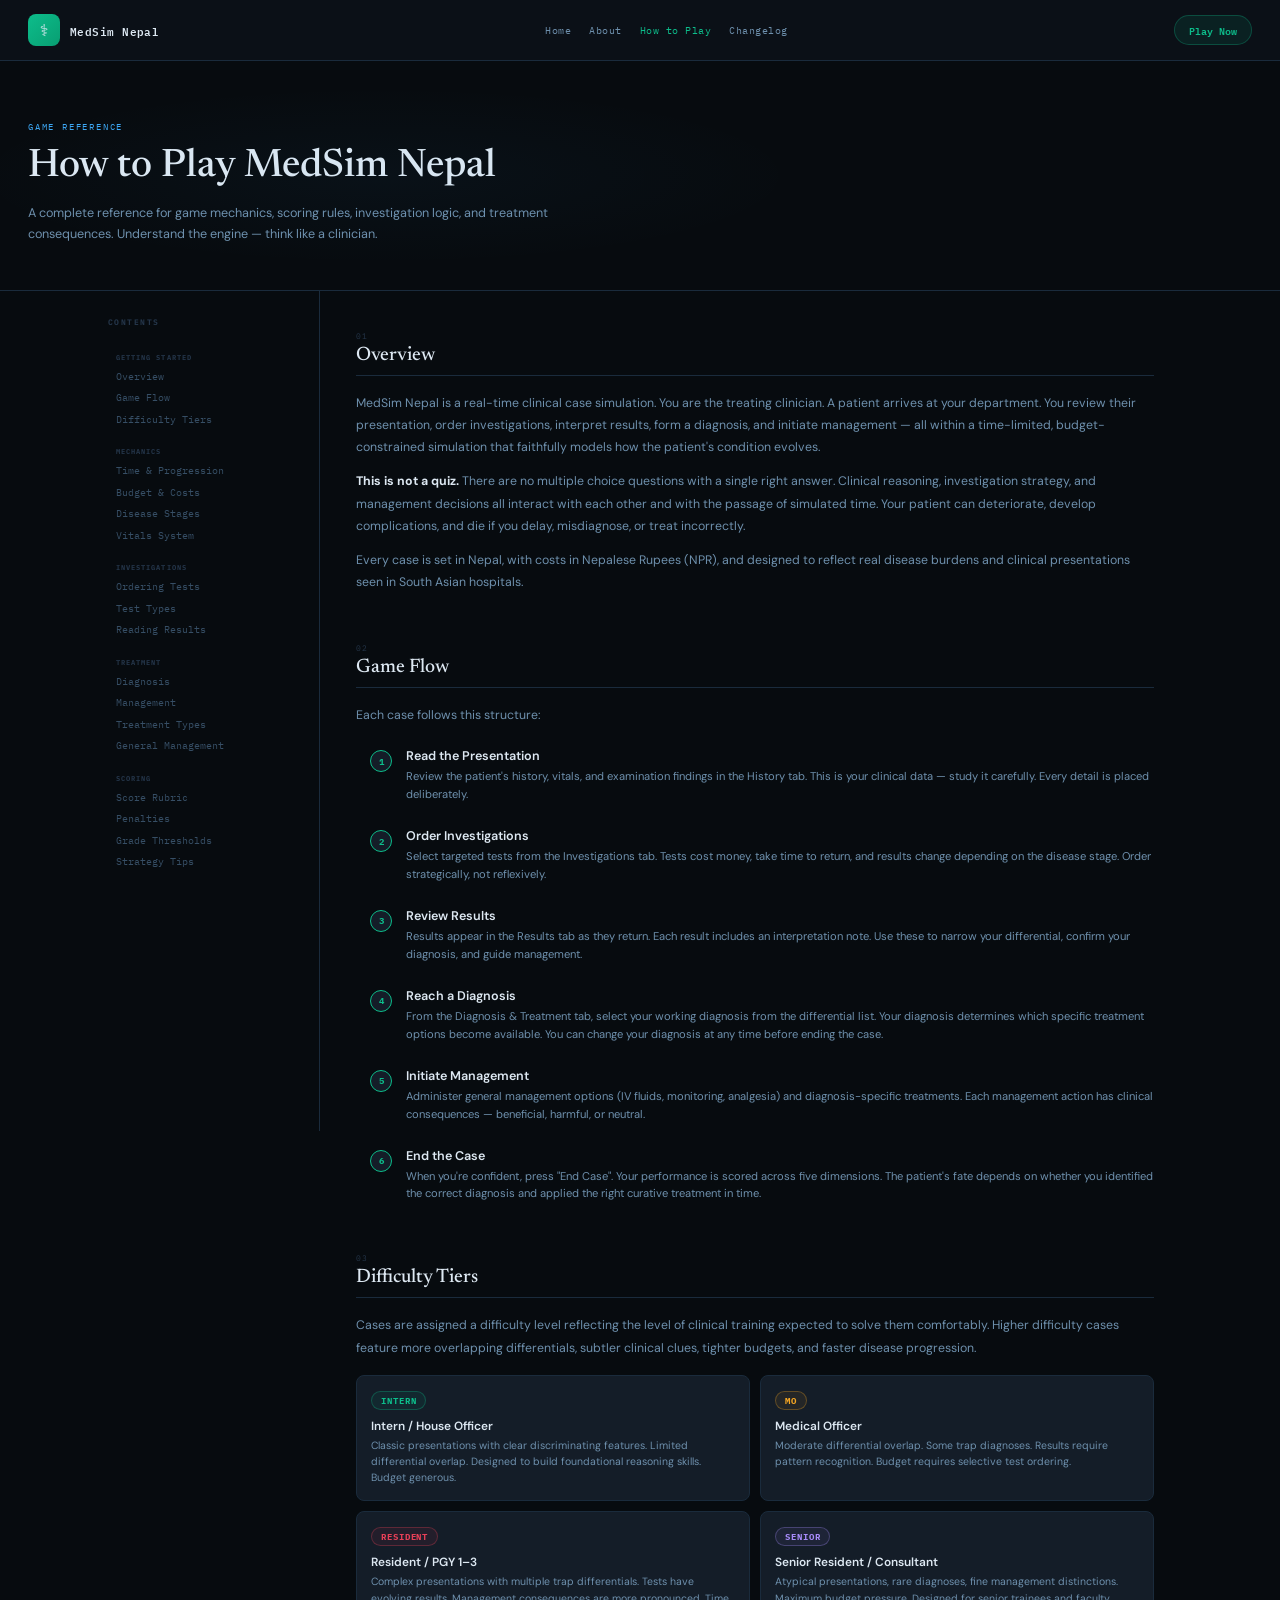
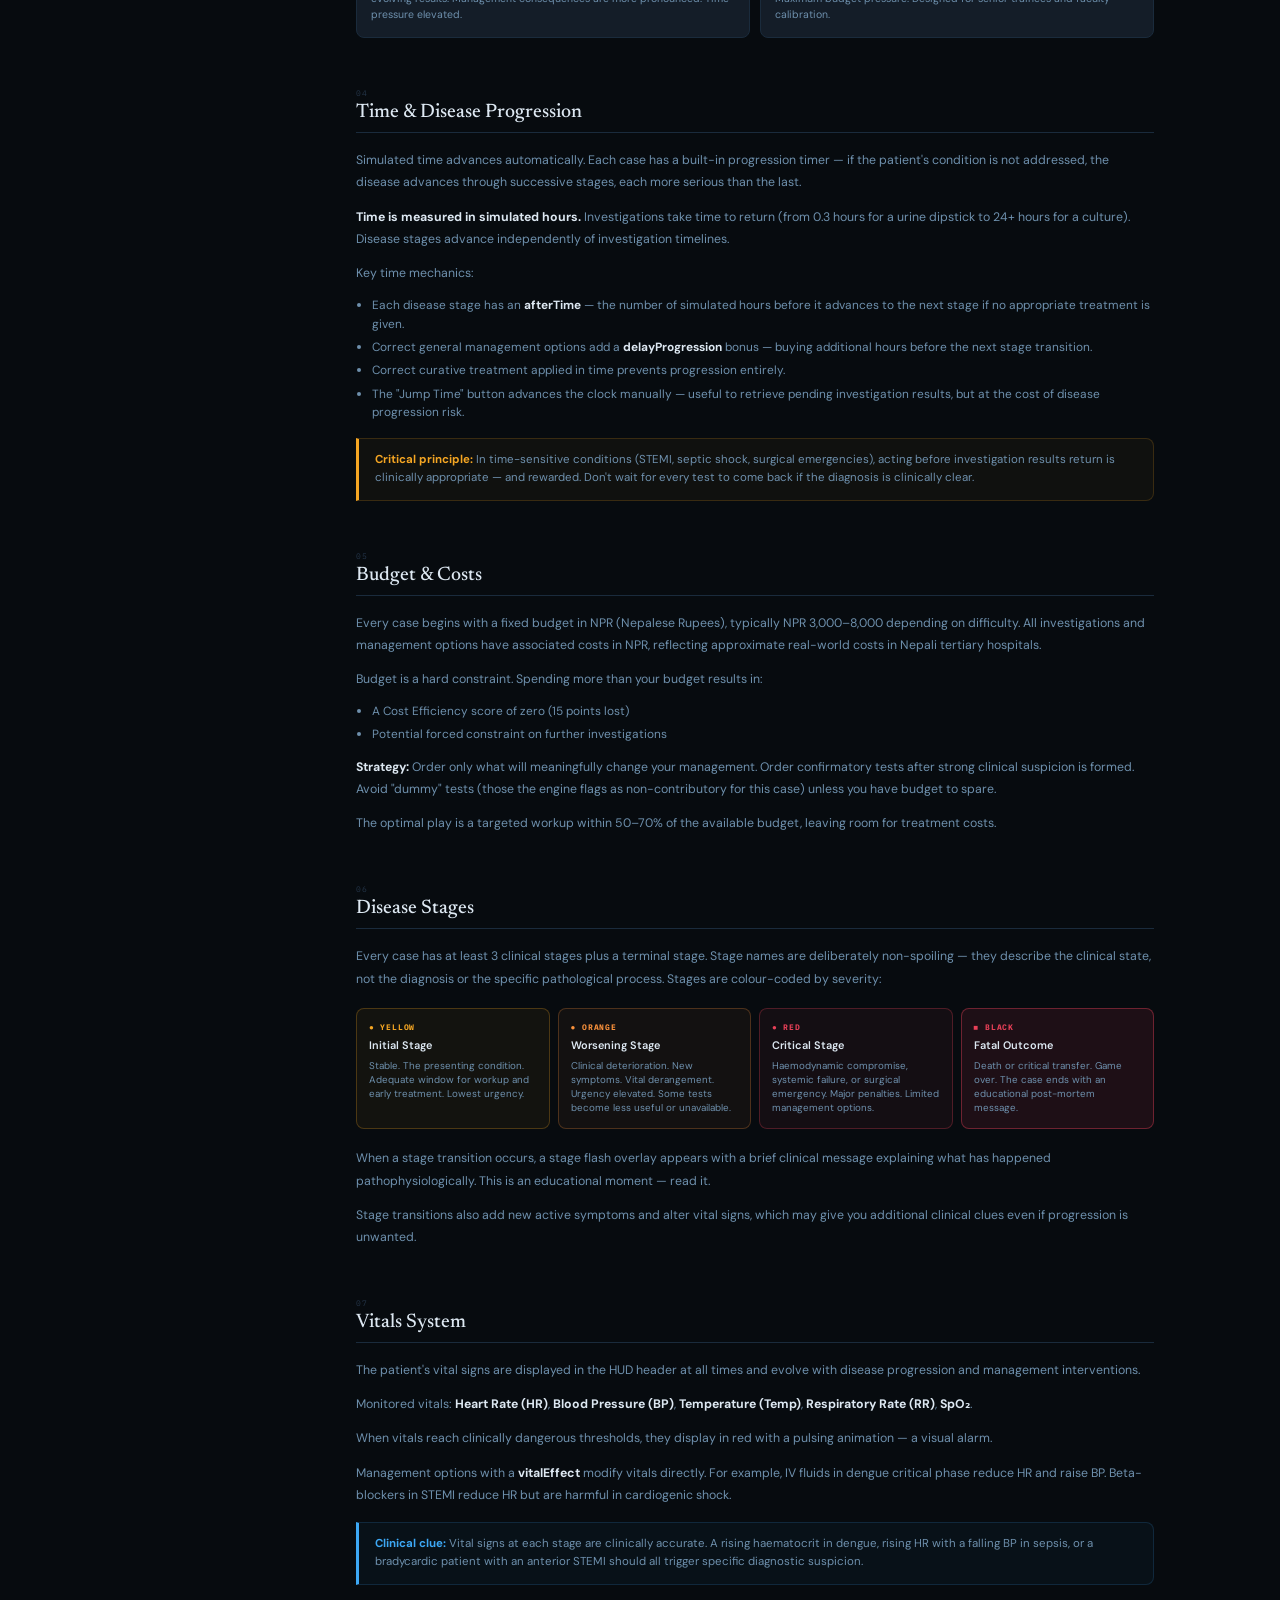
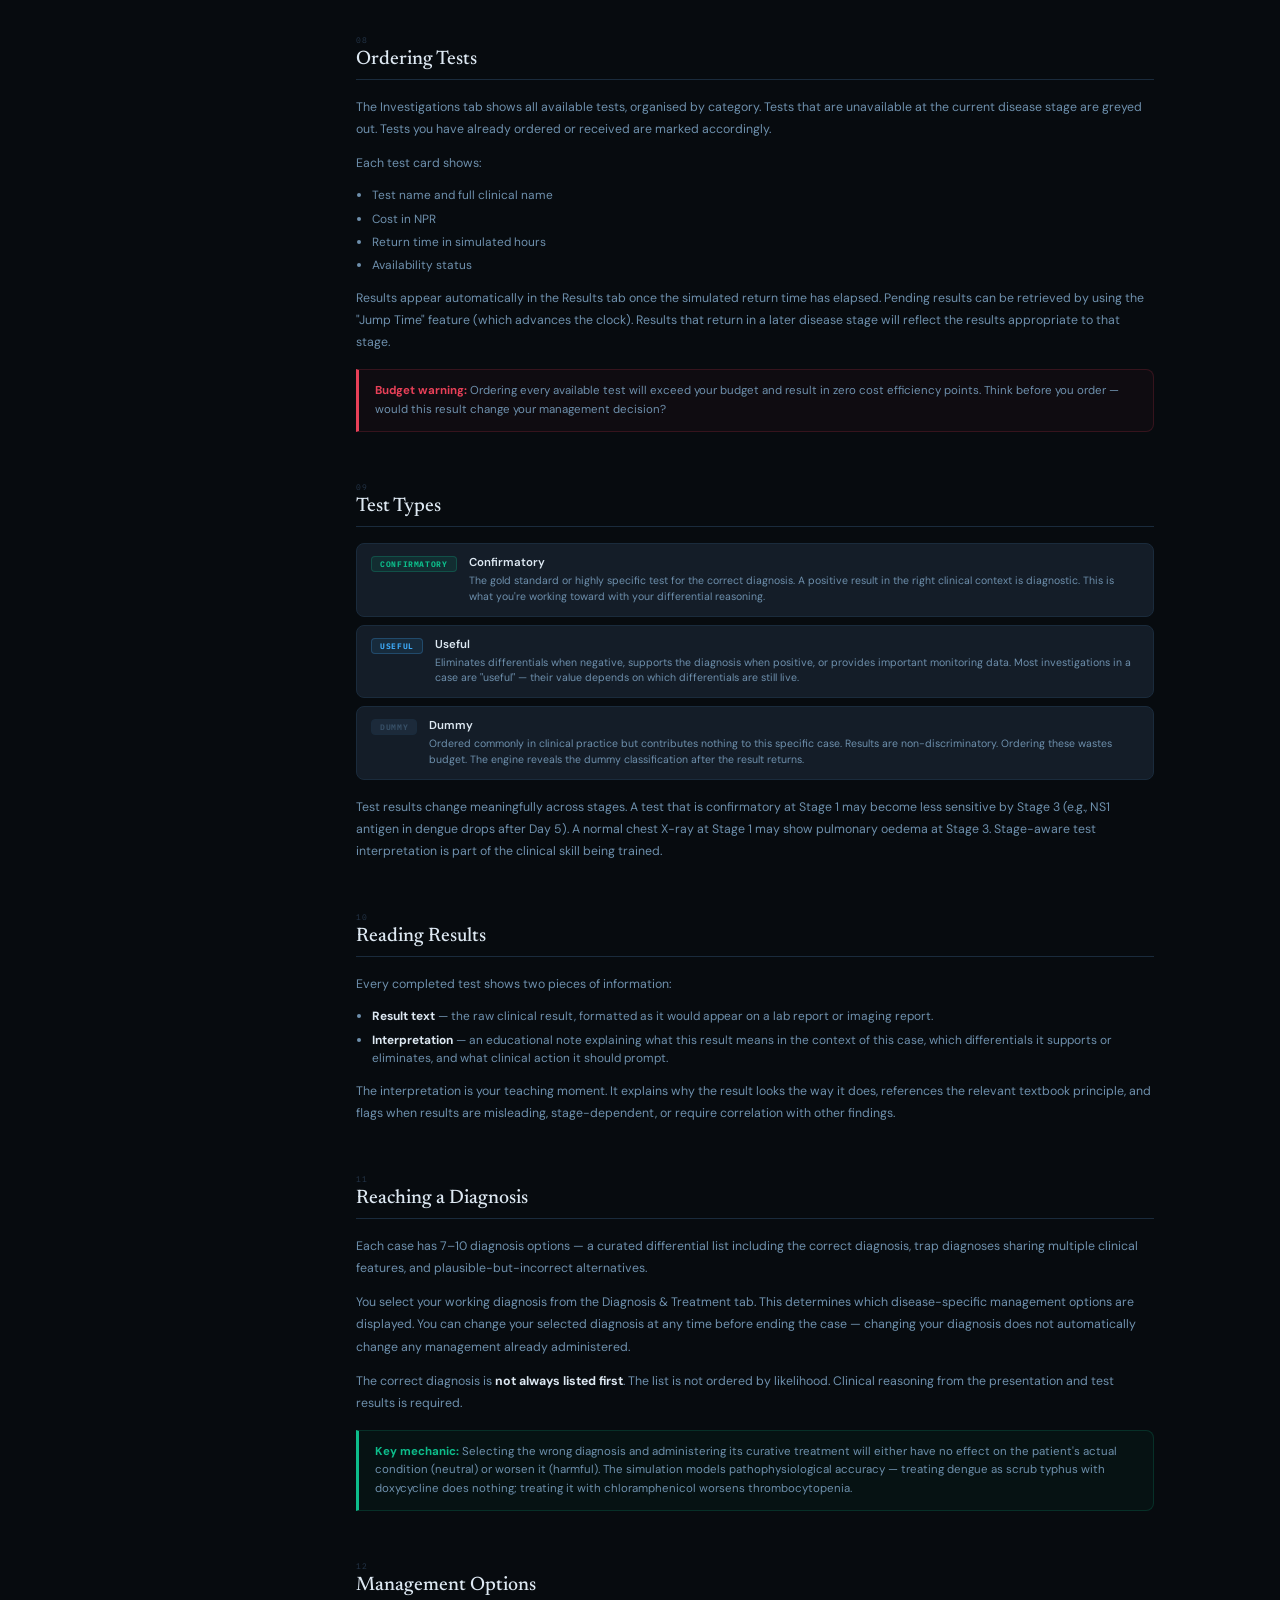
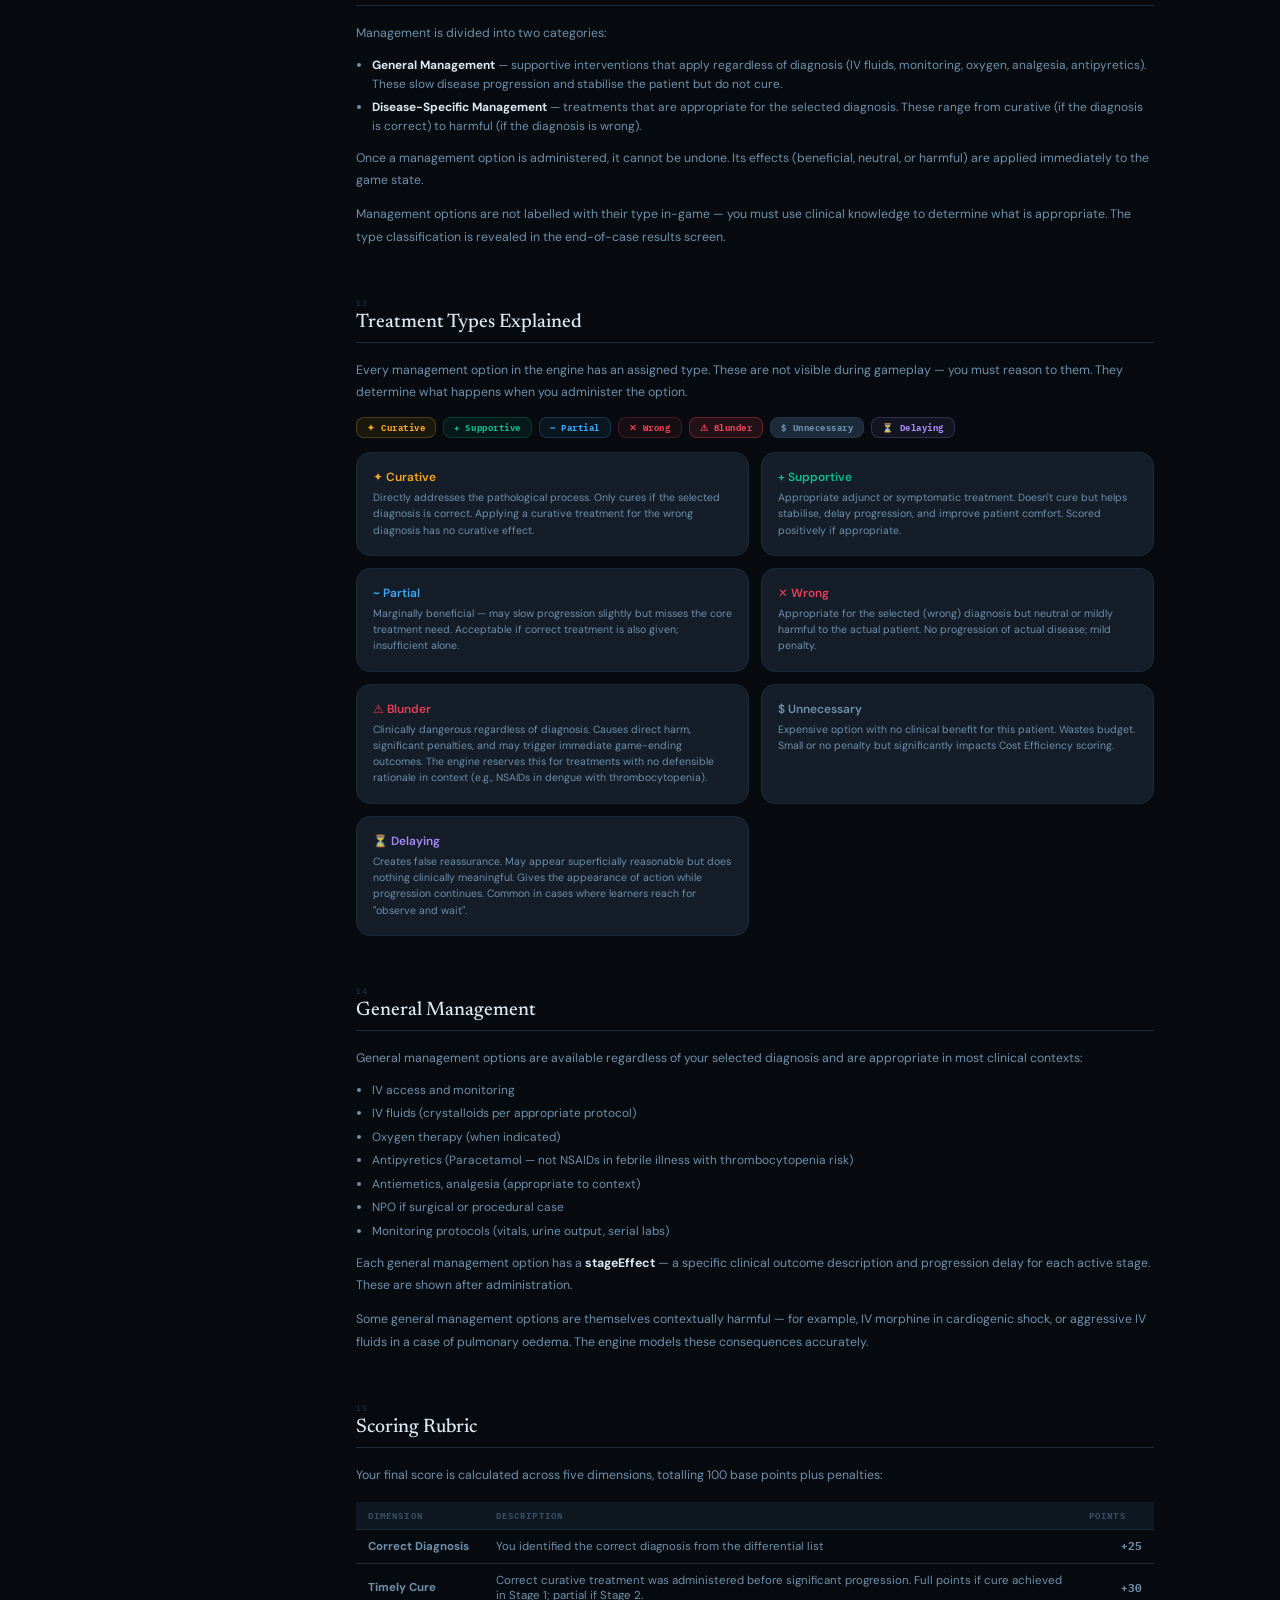
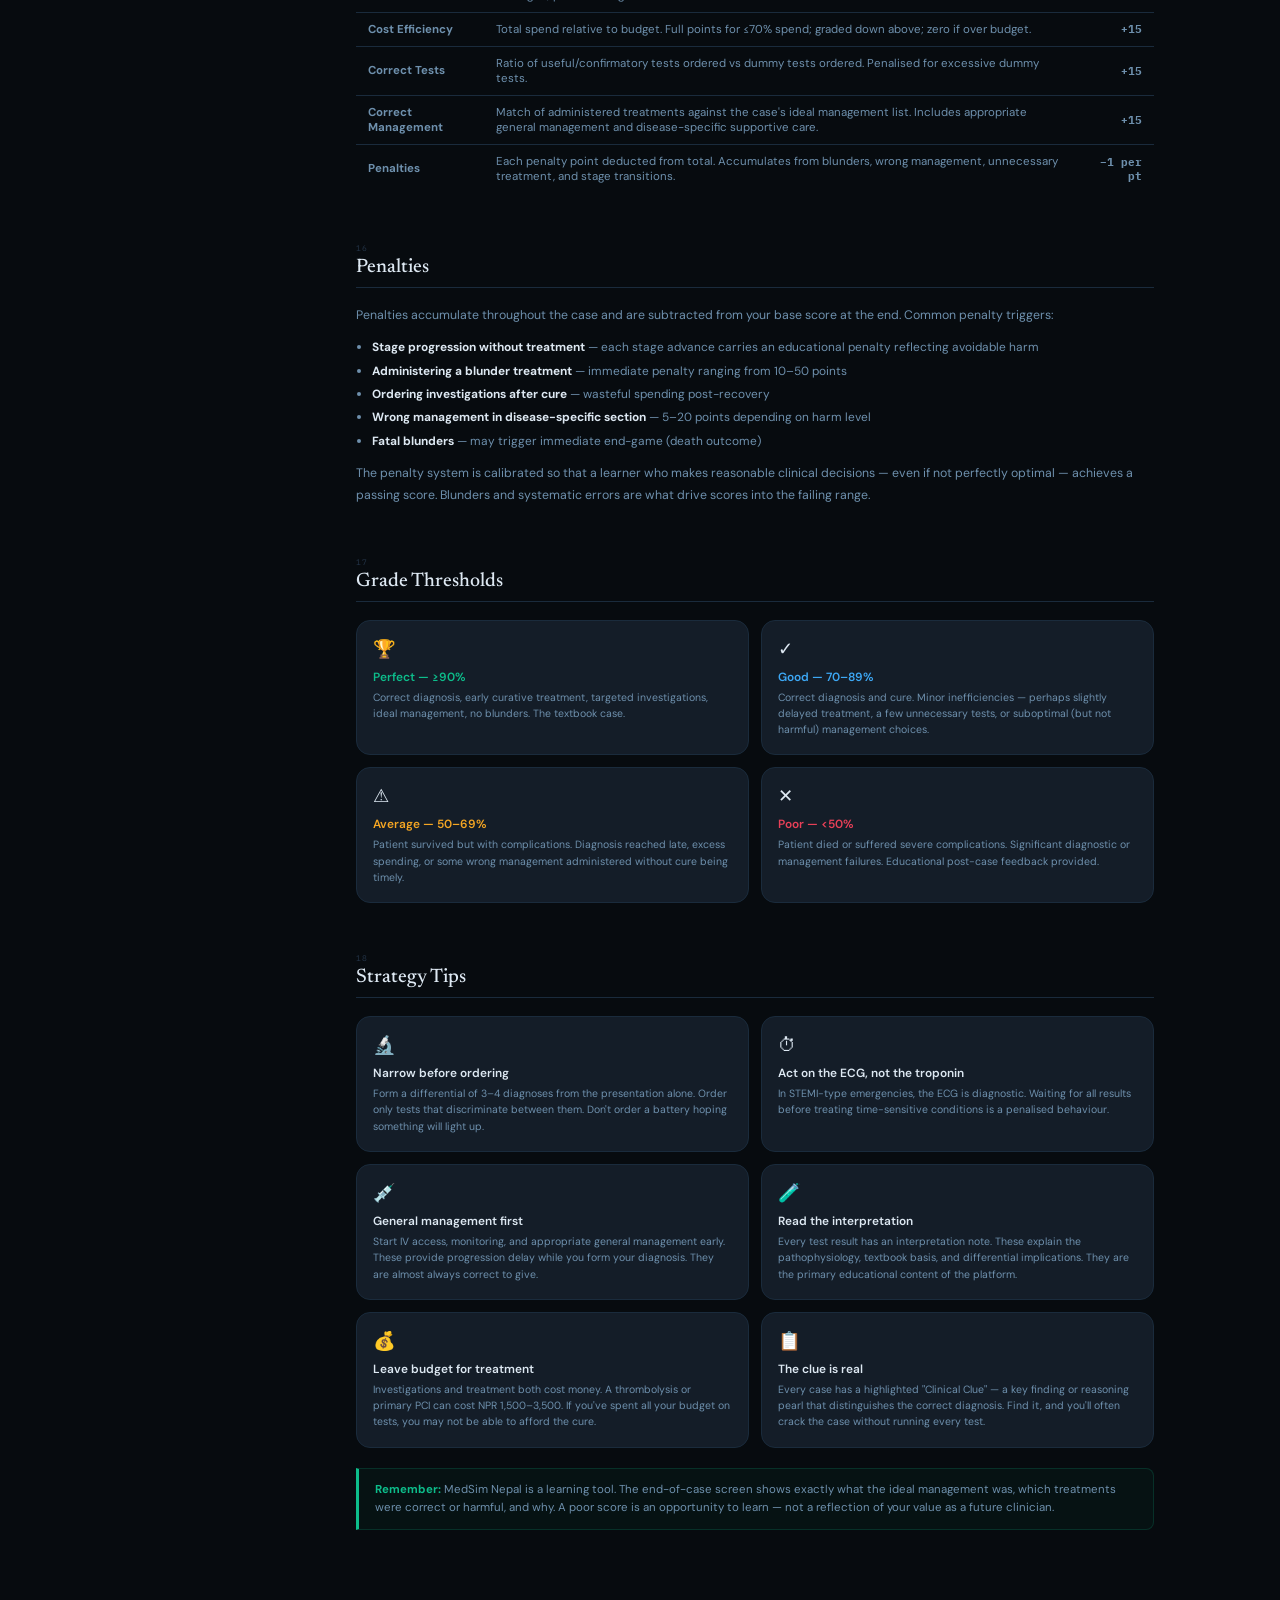
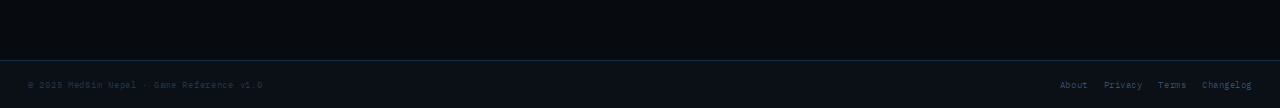
<file: how-to-play.html>
<!DOCTYPE html>
<html lang="en">
<head>
<meta charset="UTF-8">
<meta name="viewport" content="width=device-width, initial-scale=1.0">
<title>How to Play — MedSim Nepal</title>
<link rel="preconnect" href="https://fonts.googleapis.com">
<link href="https://fonts.googleapis.com/css2?family=IBM+Plex+Mono:wght@400;500;600&family=Newsreader:ital,opsz,wght@0,6..72,400;0,6..72,500;0,6..72,600;1,6..72,400&family=DM+Sans:wght@300;400;500;600&display=swap" rel="stylesheet">
<style>
*,*::before,*::after{box-sizing:border-box;margin:0;padding:0}
:root{
  --bg-deep:#070b0f;--bg-base:#0b1017;--bg-panel:#0f1720;--bg-card:#141d28;--bg-hover:#192433;--bg-up:#1c2a3a;
  --border:#1a2b3c;--border-lo:#213345;
  --text-hi:#dde8f2;--text-mid:#6e90ad;--text-lo:#364e65;--text-dim:#243549;
  --green:#0dbd8b;--green2:#06d4a0;--amber:#f5a623;--red:#e84058;--blue:#3da8f5;--purple:#a78bfa;--orange:#fb923c;
  --mono:'IBM Plex Mono',monospace;--display:'Newsreader',Georgia,serif;--body:'DM Sans',system-ui,sans-serif;
  --r2:8px;--r3:14px;--r4:20px;
}
html{font-size:14px;scroll-behavior:smooth}
body{font-family:var(--body);background:var(--bg-deep);color:var(--text-hi);min-height:100vh;-webkit-font-smoothing:antialiased}
a{color:var(--green);text-decoration:none}
a:hover{text-decoration:underline}
::-webkit-scrollbar{width:4px}::-webkit-scrollbar-track{background:var(--bg-base)}::-webkit-scrollbar-thumb{background:var(--border-lo);border-radius:99px}

.nav{display:flex;align-items:center;gap:14px;padding:14px 28px;background:var(--bg-base);border-bottom:1px solid var(--border);position:sticky;top:0;z-index:20}
.nav-logo{display:flex;align-items:center;gap:10px;text-decoration:none;color:var(--text-hi)}
.logo-icon{width:32px;height:32px;background:linear-gradient(135deg,var(--green),#089e72);border-radius:var(--r2);display:flex;align-items:center;justify-content:center;font-size:16px}
.logo-text{font-family:var(--mono);font-size:11px;font-weight:600;letter-spacing:.04em}
.nav-links{margin-left:auto;display:flex;gap:18px}
.nav-link{font-family:var(--mono);font-size:10px;letter-spacing:.05em;color:var(--text-mid);text-decoration:none;transition:color .15s}
.nav-link:hover{color:var(--text-hi)}
.nav-link.active{color:var(--green)}
.nav-cta{font-family:var(--mono);font-size:10px;font-weight:600;padding:5px 14px;background:rgba(13,189,139,.1);border:1px solid rgba(13,189,139,.28);border-radius:99px;color:var(--green);transition:all .15s;margin-left:auto;text-decoration:none}
.nav-cta:hover{background:rgba(13,189,139,.2)}

.page-hero{padding:60px 28px 44px;border-bottom:1px solid var(--border);position:relative;overflow:hidden}
.page-hero::before{content:'';position:absolute;inset:0;background:radial-gradient(ellipse 50% 60% at 30% 50%,rgba(61,168,245,.04) 0%,transparent 65%);pointer-events:none}
.hero-eyebrow{font-family:var(--mono);font-size:9px;letter-spacing:.2em;text-transform:uppercase;color:var(--blue);margin-bottom:12px}
.hero-title{font-family:var(--display);font-size:clamp(1.8rem,4vw,2.8rem);font-weight:500;line-height:1.15;margin-bottom:14px}
.hero-sub{font-size:.9rem;color:var(--text-mid);max-width:560px;line-height:1.7}

.layout{display:flex;max-width:1100px;margin:0 auto}

.toc{width:230px;flex-shrink:0;position:sticky;top:60px;height:calc(100vh - 60px);overflow-y:auto;padding:26px 18px;border-right:1px solid var(--border)}
.toc-label{font-family:var(--mono);font-size:8px;font-weight:700;letter-spacing:.18em;text-transform:uppercase;color:var(--text-dim);margin-bottom:10px}
.toc-list{list-style:none;display:flex;flex-direction:column;gap:1px}
.toc-item a{font-family:var(--mono);font-size:10px;color:var(--text-lo);text-decoration:none;padding:4px 8px;border-radius:4px;display:block;transition:all .15s;line-height:1.35}
.toc-item a:hover{color:var(--text-mid);background:var(--bg-card)}
.toc-item a.active{color:var(--green);background:rgba(13,189,139,.07)}
.toc-group{margin-top:12px}
.toc-group-label{font-family:var(--mono);font-size:7px;font-weight:700;letter-spacing:.15em;text-transform:uppercase;color:var(--text-dim);padding:4px 8px}

.doc{flex:1;padding:40px 36px 80px;min-width:0}

/* sections */
.doc-section{margin-bottom:50px;scroll-margin-top:80px}
.sec-num{font-family:var(--mono);font-size:8px;color:var(--text-dim);letter-spacing:.12em;text-transform:uppercase;margin-bottom:5px}
.sec-title{font-family:var(--display);font-size:1.4rem;font-weight:500;margin-bottom:16px;padding-bottom:10px;border-bottom:1px solid var(--border)}
.prose{font-size:.88rem;color:var(--text-mid);line-height:1.8}
.prose p{margin-bottom:12px}
.prose p:last-child{margin-bottom:0}
.prose strong{color:var(--text-hi)}
.prose ul{padding-left:16px;display:flex;flex-direction:column;gap:5px;margin-bottom:12px}
.prose ul li{font-size:.85rem;line-height:1.55}
.prose ol{padding-left:18px;display:flex;flex-direction:column;gap:6px;margin-bottom:12px}
.prose ol li{font-size:.85rem;line-height:1.55}

/* step flow */
.step-flow{display:flex;flex-direction:column;gap:0;margin:22px 0;position:relative;padding-left:36px}
.step-flow::before{content:'';position:absolute;left:14px;top:22px;bottom:22px;width:1px;background:linear-gradient(to bottom,var(--green),var(--blue),.3)}
.step{position:relative;padding:0 0 24px 14px}
.step:last-child{padding-bottom:0}
.step-circle{position:absolute;left:-22px;top:2px;width:22px;height:22px;border-radius:50%;background:var(--bg-card);border:1.5px solid var(--green);display:flex;align-items:center;justify-content:center;font-family:var(--mono);font-size:9px;font-weight:700;color:var(--green)}
.step-title{font-size:.9rem;font-weight:600;color:var(--text-hi);margin-bottom:4px}
.step-desc{font-size:.8rem;color:var(--text-mid);line-height:1.6}

/* cards grid */
.cards-2{display:grid;grid-template-columns:1fr 1fr;gap:12px;margin:18px 0}
.cards-3{display:grid;grid-template-columns:repeat(3,1fr);gap:10px;margin:18px 0}
.rule-card{background:var(--bg-card);border:1px solid var(--border);border-radius:var(--r3);padding:16px}
.rule-card-icon{font-size:1.3rem;margin-bottom:8px}
.rule-card-title{font-size:.85rem;font-weight:600;color:var(--text-hi);margin-bottom:5px}
.rule-card-desc{font-size:.75rem;color:var(--text-mid);line-height:1.55}

/* stage visual */
.stage-flow{display:grid;grid-template-columns:repeat(4,1fr);gap:8px;margin:18px 0;align-items:stretch}
.stage-box{border-radius:var(--r2);padding:13px 12px;border:1px solid;display:flex;flex-direction:column;gap:4px}
.stage-box.s-yellow{background:rgba(245,166,35,.05);border-color:rgba(245,166,35,.25)}
.stage-box.s-orange{background:rgba(251,146,60,.05);border-color:rgba(251,146,60,.25)}
.stage-box.s-red{background:rgba(232,64,88,.06);border-color:rgba(232,64,88,.28)}
.stage-box.s-black{background:rgba(232,64,88,.1);border-color:rgba(232,64,88,.4)}
.stage-label{font-family:var(--mono);font-size:8px;font-weight:700;letter-spacing:.1em;text-transform:uppercase}
.stage-label.c-y{color:var(--amber)}
.stage-label.c-o{color:var(--orange)}
.stage-label.c-r{color:var(--red)}
.stage-label.c-k{color:var(--red)}
.stage-name{font-size:.78rem;font-weight:600;color:var(--text-hi);margin-top:2px}
.stage-desc{font-size:.7rem;color:var(--text-mid);line-height:1.45;margin-top:3px}
.stage-arrow{display:flex;align-items:center;justify-content:center;color:var(--text-dim);font-size:.7rem;padding-top:4px}

/* type badges */
.badge-row{display:flex;flex-wrap:wrap;gap:7px;margin:14px 0}
.badge-type{display:inline-flex;align-items:center;gap:5px;font-family:var(--mono);font-size:9px;font-weight:700;letter-spacing:.06em;padding:4px 10px;border-radius:var(--r2);border:1px solid}
.bt-curative{color:var(--amber);background:rgba(245,166,35,.08);border-color:rgba(245,166,35,.25)}
.bt-supportive{color:var(--green);background:rgba(13,189,139,.07);border-color:rgba(13,189,139,.22)}
.bt-partial{color:var(--blue);background:rgba(61,168,245,.07);border-color:rgba(61,168,245,.22)}
.bt-wrong{color:var(--red);background:rgba(232,64,88,.07);border-color:rgba(232,64,88,.22)}
.bt-blunder{color:var(--red);background:rgba(232,64,88,.12);border-color:rgba(232,64,88,.35)}
.bt-unnecessary{color:var(--text-mid);background:var(--bg-up);border-color:var(--border-lo)}
.bt-delaying{color:var(--purple);background:rgba(167,139,250,.07);border-color:rgba(167,139,250,.22)}

/* score table */
.score-table{width:100%;border-collapse:collapse;margin:16px 0}
.score-table th{font-family:var(--mono);font-size:9px;font-weight:700;letter-spacing:.12em;text-transform:uppercase;color:var(--text-lo);text-align:left;padding:8px 12px;border-bottom:1px solid var(--border);background:var(--bg-panel)}
.score-table td{font-size:.82rem;color:var(--text-mid);padding:9px 12px;border-bottom:1px solid var(--border)}
.score-table tr:last-child td{border-bottom:none}
.score-table td:last-child{font-family:var(--mono);font-size:11px;font-weight:700;text-align:right}
.pts-green{color:var(--green)}
.pts-red{color:var(--red)}

/* callout / notice */
.callout{padding:12px 16px;border-radius:0 var(--r2) var(--r2) 0;margin:16px 0;font-size:.82rem;line-height:1.6}
.c-green{background:rgba(13,189,139,.04);border:1px solid rgba(13,189,139,.18);border-left:3px solid var(--green);color:var(--text-mid)}
.c-green strong{color:var(--green)}
.c-amber{background:rgba(245,166,35,.04);border:1px solid rgba(245,166,35,.18);border-left:3px solid var(--amber);color:var(--text-mid)}
.c-amber strong{color:var(--amber)}
.c-red{background:rgba(232,64,88,.04);border:1px solid rgba(232,64,88,.18);border-left:3px solid var(--red);color:var(--text-mid)}
.c-red strong{color:var(--red)}
.c-blue{background:rgba(61,168,245,.04);border:1px solid rgba(61,168,245,.16);border-left:3px solid var(--blue);color:var(--text-mid)}
.c-blue strong{color:var(--blue)}

/* difficulty table */
.diff-grid{display:grid;grid-template-columns:repeat(2,1fr);gap:10px;margin:16px 0}
.diff-card{background:var(--bg-card);border:1px solid var(--border);border-radius:var(--r2);padding:14px}
.diff-badge{font-family:var(--mono);font-size:9px;font-weight:700;letter-spacing:.1em;text-transform:uppercase;padding:3px 9px;border-radius:99px;border:1px solid;display:inline-block;margin-bottom:8px}
.diff-badge.intern{color:var(--green);border-color:rgba(13,189,139,.3);background:rgba(13,189,139,.07)}
.diff-badge.mo{color:var(--amber);border-color:rgba(245,166,35,.3);background:rgba(245,166,35,.07)}
.diff-badge.resident{color:var(--red);border-color:rgba(232,64,88,.3);background:rgba(232,64,88,.07)}
.diff-badge.senior{color:var(--purple);border-color:rgba(167,139,250,.3);background:rgba(167,139,250,.07)}
.diff-title{font-size:.85rem;font-weight:600;color:var(--text-hi);margin-bottom:4px}
.diff-desc{font-size:.75rem;color:var(--text-mid);line-height:1.55}

/* test type grid */
.test-type-grid{display:flex;flex-direction:column;gap:8px;margin:16px 0}
.test-type-row{display:flex;align-items:flex-start;gap:12px;background:var(--bg-card);border:1px solid var(--border);border-radius:var(--r2);padding:11px 14px}
.test-type-badge{font-family:var(--mono);font-size:8px;font-weight:700;letter-spacing:.08em;text-transform:uppercase;padding:2px 8px;border-radius:4px;flex-shrink:0;margin-top:1px}
.tt-useful{background:rgba(61,168,245,.1);color:var(--blue);border:1px solid rgba(61,168,245,.25)}
.tt-dummy{background:var(--bg-up);color:var(--text-lo);border:1px solid var(--border)}
.tt-confirm{background:rgba(13,189,139,.1);color:var(--green);border:1px solid rgba(13,189,139,.25)}
.test-type-body{flex:1}
.test-type-label{font-size:.82rem;font-weight:600;color:var(--text-hi);margin-bottom:3px}
.test-type-desc{font-size:.75rem;color:var(--text-mid);line-height:1.5}

.footer{background:var(--bg-base);border-top:1px solid var(--border);padding:18px 28px;display:flex;align-items:center;justify-content:space-between;flex-wrap:wrap;gap:12px}
.footer-left{font-family:var(--mono);font-size:9px;color:var(--text-dim);letter-spacing:.08em}
.footer-links{display:flex;gap:16px}
.footer-link{font-family:var(--mono);font-size:9px;color:var(--text-lo);text-decoration:none;letter-spacing:.06em;transition:color .15s}
.footer-link:hover{color:var(--text-mid)}

@media(max-width:800px){
  .toc{display:none}
  .doc{padding:24px 16px 60px}
  .page-hero{padding:36px 16px 28px}
  .cards-2,.cards-3{grid-template-columns:1fr}
  .stage-flow{grid-template-columns:1fr 1fr}
  .diff-grid{grid-template-columns:1fr}
  .nav-links{display:none}
}
</style>
</head>
<body>

<nav class="nav">
  <a href="index.html" class="nav-logo">
    <div class="logo-icon">⚕</div>
    <div class="logo-text">MedSim Nepal</div>
  </a>
  <div class="nav-links">
    <a href="index.html" class="nav-link">Home</a>
    <a href="about.html" class="nav-link">About</a>
    <a href="how-to-play.html" class="nav-link active">How to Play</a>
    <a href="changelog.html" class="nav-link">Changelog</a>
  </div>
  <a href="index.html" class="nav-cta">Play Now</a>
</nav>

<div class="page-hero">
  <div class="hero-eyebrow">Game Reference</div>
  <h1 class="hero-title">How to Play MedSim Nepal</h1>
  <p class="hero-sub">A complete reference for game mechanics, scoring rules, investigation logic, and treatment consequences. Understand the engine — think like a clinician.</p>
</div>

<div class="layout">
  <aside class="toc">
    <div class="toc-label">Contents</div>
    <ul class="toc-list">
      <div class="toc-group">
        <div class="toc-group-label">Getting Started</div>
        <li class="toc-item"><a href="#overview">Overview</a></li>
        <li class="toc-item"><a href="#flow">Game Flow</a></li>
        <li class="toc-item"><a href="#difficulty">Difficulty Tiers</a></li>
      </div>
      <div class="toc-group">
        <div class="toc-group-label">Mechanics</div>
        <li class="toc-item"><a href="#time">Time & Progression</a></li>
        <li class="toc-item"><a href="#budget">Budget & Costs</a></li>
        <li class="toc-item"><a href="#stages">Disease Stages</a></li>
        <li class="toc-item"><a href="#vitals">Vitals System</a></li>
      </div>
      <div class="toc-group">
        <div class="toc-group-label">Investigations</div>
        <li class="toc-item"><a href="#tests">Ordering Tests</a></li>
        <li class="toc-item"><a href="#test-types">Test Types</a></li>
        <li class="toc-item"><a href="#results">Reading Results</a></li>
      </div>
      <div class="toc-group">
        <div class="toc-group-label">Treatment</div>
        <li class="toc-item"><a href="#diagnosis">Diagnosis</a></li>
        <li class="toc-item"><a href="#management">Management</a></li>
        <li class="toc-item"><a href="#mgmt-types">Treatment Types</a></li>
        <li class="toc-item"><a href="#general-mgmt">General Management</a></li>
      </div>
      <div class="toc-group">
        <div class="toc-group-label">Scoring</div>
        <li class="toc-item"><a href="#scoring">Score Rubric</a></li>
        <li class="toc-item"><a href="#penalties">Penalties</a></li>
        <li class="toc-item"><a href="#grades">Grade Thresholds</a></li>
        <li class="toc-item"><a href="#tips">Strategy Tips</a></li>
      </div>
    </ul>
  </aside>

  <main class="doc">

    <!-- OVERVIEW -->
    <div class="doc-section" id="overview">
      <div class="sec-num">01</div>
      <h2 class="sec-title">Overview</h2>
      <div class="prose">
        <p>MedSim Nepal is a real-time clinical case simulation. You are the treating clinician. A patient arrives at your department. You review their presentation, order investigations, interpret results, form a diagnosis, and initiate management — all within a time-limited, budget-constrained simulation that faithfully models how the patient's condition evolves.</p>
        <p><strong>This is not a quiz.</strong> There are no multiple choice questions with a single right answer. Clinical reasoning, investigation strategy, and management decisions all interact with each other and with the passage of simulated time. Your patient can deteriorate, develop complications, and die if you delay, misdiagnose, or treat incorrectly.</p>
        <p>Every case is set in Nepal, with costs in Nepalese Rupees (NPR), and designed to reflect real disease burdens and clinical presentations seen in South Asian hospitals.</p>
      </div>
    </div>

    <!-- FLOW -->
    <div class="doc-section" id="flow">
      <div class="sec-num">02</div>
      <h2 class="sec-title">Game Flow</h2>
      <div class="prose">
        <p>Each case follows this structure:</p>
      </div>
      <div class="step-flow">
        <div class="step">
          <div class="step-circle">1</div>
          <div class="step-title">Read the Presentation</div>
          <div class="step-desc">Review the patient's history, vitals, and examination findings in the History tab. This is your clinical data — study it carefully. Every detail is placed deliberately.</div>
        </div>
        <div class="step">
          <div class="step-circle">2</div>
          <div class="step-title">Order Investigations</div>
          <div class="step-desc">Select targeted tests from the Investigations tab. Tests cost money, take time to return, and results change depending on the disease stage. Order strategically, not reflexively.</div>
        </div>
        <div class="step">
          <div class="step-circle">3</div>
          <div class="step-title">Review Results</div>
          <div class="step-desc">Results appear in the Results tab as they return. Each result includes an interpretation note. Use these to narrow your differential, confirm your diagnosis, and guide management.</div>
        </div>
        <div class="step">
          <div class="step-circle">4</div>
          <div class="step-title">Reach a Diagnosis</div>
          <div class="step-desc">From the Diagnosis & Treatment tab, select your working diagnosis from the differential list. Your diagnosis determines which specific treatment options become available. You can change your diagnosis at any time before ending the case.</div>
        </div>
        <div class="step">
          <div class="step-circle">5</div>
          <div class="step-title">Initiate Management</div>
          <div class="step-desc">Administer general management options (IV fluids, monitoring, analgesia) and diagnosis-specific treatments. Each management action has clinical consequences — beneficial, harmful, or neutral.</div>
        </div>
        <div class="step">
          <div class="step-circle">6</div>
          <div class="step-title">End the Case</div>
          <div class="step-desc">When you're confident, press "End Case". Your performance is scored across five dimensions. The patient's fate depends on whether you identified the correct diagnosis and applied the right curative treatment in time.</div>
        </div>
      </div>
    </div>

    <!-- DIFFICULTY -->
    <div class="doc-section" id="difficulty">
      <div class="sec-num">03</div>
      <h2 class="sec-title">Difficulty Tiers</h2>
      <div class="prose">
        <p>Cases are assigned a difficulty level reflecting the level of clinical training expected to solve them comfortably. Higher difficulty cases feature more overlapping differentials, subtler clinical clues, tighter budgets, and faster disease progression.</p>
      </div>
      <div class="diff-grid">
        <div class="diff-card">
          <span class="diff-badge intern">Intern</span>
          <div class="diff-title">Intern / House Officer</div>
          <div class="diff-desc">Classic presentations with clear discriminating features. Limited differential overlap. Designed to build foundational reasoning skills. Budget generous.</div>
        </div>
        <div class="diff-card">
          <span class="diff-badge mo">MO</span>
          <div class="diff-title">Medical Officer</div>
          <div class="diff-desc">Moderate differential overlap. Some trap diagnoses. Results require pattern recognition. Budget requires selective test ordering.</div>
        </div>
        <div class="diff-card">
          <span class="diff-badge resident">Resident</span>
          <div class="diff-title">Resident / PGY 1–3</div>
          <div class="diff-desc">Complex presentations with multiple trap differentials. Tests have evolving results. Management consequences are more pronounced. Time pressure elevated.</div>
        </div>
        <div class="diff-card">
          <span class="diff-badge senior">Senior</span>
          <div class="diff-title">Senior Resident / Consultant</div>
          <div class="diff-desc">Atypical presentations, rare diagnoses, fine management distinctions. Maximum budget pressure. Designed for senior trainees and faculty calibration.</div>
        </div>
      </div>
    </div>

    <!-- TIME & PROGRESSION -->
    <div class="doc-section" id="time">
      <div class="sec-num">04</div>
      <h2 class="sec-title">Time &amp; Disease Progression</h2>
      <div class="prose">
        <p>Simulated time advances automatically. Each case has a built-in progression timer — if the patient's condition is not addressed, the disease advances through successive stages, each more serious than the last.</p>
        <p><strong>Time is measured in simulated hours.</strong> Investigations take time to return (from 0.3 hours for a urine dipstick to 24+ hours for a culture). Disease stages advance independently of investigation timelines.</p>
        <p>Key time mechanics:</p>
        <ul>
          <li>Each disease stage has an <strong>afterTime</strong> — the number of simulated hours before it advances to the next stage if no appropriate treatment is given.</li>
          <li>Correct general management options add a <strong>delayProgression</strong> bonus — buying additional hours before the next stage transition.</li>
          <li>Correct curative treatment applied in time prevents progression entirely.</li>
          <li>The "Jump Time" button advances the clock manually — useful to retrieve pending investigation results, but at the cost of disease progression risk.</li>
        </ul>
      </div>
      <div class="callout c-amber">
        <strong>Critical principle:</strong> In time-sensitive conditions (STEMI, septic shock, surgical emergencies), acting before investigation results return is clinically appropriate — and rewarded. Don't wait for every test to come back if the diagnosis is clinically clear.
      </div>
    </div>

    <!-- BUDGET -->
    <div class="doc-section" id="budget">
      <div class="sec-num">05</div>
      <h2 class="sec-title">Budget &amp; Costs</h2>
      <div class="prose">
        <p>Every case begins with a fixed budget in NPR (Nepalese Rupees), typically NPR 3,000–8,000 depending on difficulty. All investigations and management options have associated costs in NPR, reflecting approximate real-world costs in Nepali tertiary hospitals.</p>
        <p>Budget is a hard constraint. Spending more than your budget results in:</p>
        <ul>
          <li>A Cost Efficiency score of zero (15 points lost)</li>
          <li>Potential forced constraint on further investigations</li>
        </ul>
        <p><strong>Strategy:</strong> Order only what will meaningfully change your management. Order confirmatory tests after strong clinical suspicion is formed. Avoid "dummy" tests (those the engine flags as non-contributory for this case) unless you have budget to spare.</p>
        <p>The optimal play is a targeted workup within 50–70% of the available budget, leaving room for treatment costs.</p>
      </div>
    </div>

    <!-- STAGES -->
    <div class="doc-section" id="stages">
      <div class="sec-num">06</div>
      <h2 class="sec-title">Disease Stages</h2>
      <div class="prose">
        <p>Every case has at least 3 clinical stages plus a terminal stage. Stage names are deliberately non-spoiling — they describe the clinical state, not the diagnosis or the specific pathological process. Stages are colour-coded by severity:</p>
      </div>
      <div class="stage-flow">
        <div class="stage-box s-yellow">
          <span class="stage-label c-y">● Yellow</span>
          <div class="stage-name">Initial Stage</div>
          <div class="stage-desc">Stable. The presenting condition. Adequate window for workup and early treatment. Lowest urgency.</div>
        </div>
        <div class="stage-box s-orange">
          <span class="stage-label c-o">● Orange</span>
          <div class="stage-name">Worsening Stage</div>
          <div class="stage-desc">Clinical deterioration. New symptoms. Vital derangement. Urgency elevated. Some tests become less useful or unavailable.</div>
        </div>
        <div class="stage-box s-red">
          <span class="stage-label c-r">● Red</span>
          <div class="stage-name">Critical Stage</div>
          <div class="stage-desc">Haemodynamic compromise, systemic failure, or surgical emergency. Major penalties. Limited management options.</div>
        </div>
        <div class="stage-box s-black">
          <span class="stage-label c-k">■ Black</span>
          <div class="stage-name">Fatal Outcome</div>
          <div class="stage-desc">Death or critical transfer. Game over. The case ends with an educational post-mortem message.</div>
        </div>
      </div>
      <div class="prose" style="margin-top:8px">
        <p>When a stage transition occurs, a stage flash overlay appears with a brief clinical message explaining what has happened pathophysiologically. This is an educational moment — read it.</p>
        <p>Stage transitions also add new active symptoms and alter vital signs, which may give you additional clinical clues even if progression is unwanted.</p>
      </div>
    </div>

    <!-- VITALS -->
    <div class="doc-section" id="vitals">
      <div class="sec-num">07</div>
      <h2 class="sec-title">Vitals System</h2>
      <div class="prose">
        <p>The patient's vital signs are displayed in the HUD header at all times and evolve with disease progression and management interventions.</p>
        <p>Monitored vitals: <strong>Heart Rate (HR)</strong>, <strong>Blood Pressure (BP)</strong>, <strong>Temperature (Temp)</strong>, <strong>Respiratory Rate (RR)</strong>, <strong>SpO₂</strong>.</p>
        <p>When vitals reach clinically dangerous thresholds, they display in red with a pulsing animation — a visual alarm.</p>
        <p>Management options with a <strong>vitalEffect</strong> modify vitals directly. For example, IV fluids in dengue critical phase reduce HR and raise BP. Beta-blockers in STEMI reduce HR but are harmful in cardiogenic shock.</p>
      </div>
      <div class="callout c-blue">
        <strong>Clinical clue:</strong> Vital signs at each stage are clinically accurate. A rising haematocrit in dengue, rising HR with a falling BP in sepsis, or a bradycardic patient with an anterior STEMI should all trigger specific diagnostic suspicion.
      </div>
    </div>

    <!-- TESTS -->
    <div class="doc-section" id="tests">
      <div class="sec-num">08</div>
      <h2 class="sec-title">Ordering Tests</h2>
      <div class="prose">
        <p>The Investigations tab shows all available tests, organised by category. Tests that are unavailable at the current disease stage are greyed out. Tests you have already ordered or received are marked accordingly.</p>
        <p>Each test card shows:</p>
        <ul>
          <li>Test name and full clinical name</li>
          <li>Cost in NPR</li>
          <li>Return time in simulated hours</li>
          <li>Availability status</li>
        </ul>
        <p>Results appear automatically in the Results tab once the simulated return time has elapsed. Pending results can be retrieved by using the "Jump Time" feature (which advances the clock). Results that return in a later disease stage will reflect the results appropriate to that stage.</p>
      </div>
      <div class="callout c-red">
        <strong>Budget warning:</strong> Ordering every available test will exceed your budget and result in zero cost efficiency points. Think before you order — would this result change your management decision?
      </div>
    </div>

    <!-- TEST TYPES -->
    <div class="doc-section" id="test-types">
      <div class="sec-num">09</div>
      <h2 class="sec-title">Test Types</h2>
      <div class="test-type-grid">
        <div class="test-type-row">
          <span class="test-type-badge tt-confirm">Confirmatory</span>
          <div class="test-type-body">
            <div class="test-type-label">Confirmatory</div>
            <div class="test-type-desc">The gold standard or highly specific test for the correct diagnosis. A positive result in the right clinical context is diagnostic. This is what you're working toward with your differential reasoning.</div>
          </div>
        </div>
        <div class="test-type-row">
          <span class="test-type-badge tt-useful">Useful</span>
          <div class="test-type-body">
            <div class="test-type-label">Useful</div>
            <div class="test-type-desc">Eliminates differentials when negative, supports the diagnosis when positive, or provides important monitoring data. Most investigations in a case are "useful" — their value depends on which differentials are still live.</div>
          </div>
        </div>
        <div class="test-type-row">
          <span class="test-type-badge tt-dummy">Dummy</span>
          <div class="test-type-body">
            <div class="test-type-label">Dummy</div>
            <div class="test-type-desc">Ordered commonly in clinical practice but contributes nothing to this specific case. Results are non-discriminatory. Ordering these wastes budget. The engine reveals the dummy classification after the result returns.</div>
          </div>
        </div>
      </div>
      <div class="prose">
        <p>Test results change meaningfully across stages. A test that is confirmatory at Stage 1 may become less sensitive by Stage 3 (e.g., NS1 antigen in dengue drops after Day 5). A normal chest X-ray at Stage 1 may show pulmonary oedema at Stage 3. Stage-aware test interpretation is part of the clinical skill being trained.</p>
      </div>
    </div>

    <!-- RESULTS -->
    <div class="doc-section" id="results">
      <div class="sec-num">10</div>
      <h2 class="sec-title">Reading Results</h2>
      <div class="prose">
        <p>Every completed test shows two pieces of information:</p>
        <ul>
          <li><strong>Result text</strong> — the raw clinical result, formatted as it would appear on a lab report or imaging report.</li>
          <li><strong>Interpretation</strong> — an educational note explaining what this result means in the context of this case, which differentials it supports or eliminates, and what clinical action it should prompt.</li>
        </ul>
        <p>The interpretation is your teaching moment. It explains why the result looks the way it does, references the relevant textbook principle, and flags when results are misleading, stage-dependent, or require correlation with other findings.</p>
      </div>
    </div>

    <!-- DIAGNOSIS -->
    <div class="doc-section" id="diagnosis">
      <div class="sec-num">11</div>
      <h2 class="sec-title">Reaching a Diagnosis</h2>
      <div class="prose">
        <p>Each case has 7–10 diagnosis options — a curated differential list including the correct diagnosis, trap diagnoses sharing multiple clinical features, and plausible-but-incorrect alternatives.</p>
        <p>You select your working diagnosis from the Diagnosis &amp; Treatment tab. This determines which disease-specific management options are displayed. You can change your selected diagnosis at any time before ending the case — changing your diagnosis does not automatically change any management already administered.</p>
        <p>The correct diagnosis is <strong>not always listed first</strong>. The list is not ordered by likelihood. Clinical reasoning from the presentation and test results is required.</p>
      </div>
      <div class="callout c-green">
        <strong>Key mechanic:</strong> Selecting the wrong diagnosis and administering its curative treatment will either have no effect on the patient's actual condition (neutral) or worsen it (harmful). The simulation models pathophysiological accuracy — treating dengue as scrub typhus with doxycycline does nothing; treating it with chloramphenicol worsens thrombocytopenia.
      </div>
    </div>

    <!-- MANAGEMENT -->
    <div class="doc-section" id="management">
      <div class="sec-num">12</div>
      <h2 class="sec-title">Management Options</h2>
      <div class="prose">
        <p>Management is divided into two categories:</p>
        <ul>
          <li><strong>General Management</strong> — supportive interventions that apply regardless of diagnosis (IV fluids, monitoring, oxygen, analgesia, antipyretics). These slow disease progression and stabilise the patient but do not cure.</li>
          <li><strong>Disease-Specific Management</strong> — treatments that are appropriate for the selected diagnosis. These range from curative (if the diagnosis is correct) to harmful (if the diagnosis is wrong).</li>
        </ul>
        <p>Once a management option is administered, it cannot be undone. Its effects (beneficial, neutral, or harmful) are applied immediately to the game state.</p>
        <p>Management options are not labelled with their type in-game — you must use clinical knowledge to determine what is appropriate. The type classification is revealed in the end-of-case results screen.</p>
      </div>
    </div>

    <!-- MGMT TYPES -->
    <div class="doc-section" id="mgmt-types">
      <div class="sec-num">13</div>
      <h2 class="sec-title">Treatment Types Explained</h2>
      <div class="prose">
        <p>Every management option in the engine has an assigned type. These are not visible during gameplay — you must reason to them. They determine what happens when you administer the option.</p>
      </div>
      <div class="badge-row">
        <span class="badge-type bt-curative">✦ Curative</span>
        <span class="badge-type bt-supportive">+ Supportive</span>
        <span class="badge-type bt-partial">~ Partial</span>
        <span class="badge-type bt-wrong">✕ Wrong</span>
        <span class="badge-type bt-blunder">⚠ Blunder</span>
        <span class="badge-type bt-unnecessary">$ Unnecessary</span>
        <span class="badge-type bt-delaying">⏳ Delaying</span>
      </div>
      <div class="cards-2" style="margin-top:12px">
        <div class="rule-card">
          <div class="rule-card-title" style="color:var(--amber)">✦ Curative</div>
          <div class="rule-card-desc">Directly addresses the pathological process. Only cures if the selected diagnosis is correct. Applying a curative treatment for the wrong diagnosis has no curative effect.</div>
        </div>
        <div class="rule-card">
          <div class="rule-card-title" style="color:var(--green)">+ Supportive</div>
          <div class="rule-card-desc">Appropriate adjunct or symptomatic treatment. Doesn't cure but helps stabilise, delay progression, and improve patient comfort. Scored positively if appropriate.</div>
        </div>
        <div class="rule-card">
          <div class="rule-card-title" style="color:var(--blue)">~ Partial</div>
          <div class="rule-card-desc">Marginally beneficial — may slow progression slightly but misses the core treatment need. Acceptable if correct treatment is also given; insufficient alone.</div>
        </div>
        <div class="rule-card">
          <div class="rule-card-title" style="color:var(--red)">✕ Wrong</div>
          <div class="rule-card-desc">Appropriate for the selected (wrong) diagnosis but neutral or mildly harmful to the actual patient. No progression of actual disease; mild penalty.</div>
        </div>
        <div class="rule-card">
          <div class="rule-card-title" style="color:var(--red)">⚠ Blunder</div>
          <div class="rule-card-desc">Clinically dangerous regardless of diagnosis. Causes direct harm, significant penalties, and may trigger immediate game-ending outcomes. The engine reserves this for treatments with no defensible rationale in context (e.g., NSAIDs in dengue with thrombocytopenia).</div>
        </div>
        <div class="rule-card">
          <div class="rule-card-title" style="color:var(--text-mid)">$ Unnecessary</div>
          <div class="rule-card-desc">Expensive option with no clinical benefit for this patient. Wastes budget. Small or no penalty but significantly impacts Cost Efficiency scoring.</div>
        </div>
        <div class="rule-card">
          <div class="rule-card-title" style="color:var(--purple)">⏳ Delaying</div>
          <div class="rule-card-desc">Creates false reassurance. May appear superficially reasonable but does nothing clinically meaningful. Gives the appearance of action while progression continues. Common in cases where learners reach for "observe and wait".</div>
        </div>
      </div>
    </div>

    <!-- GENERAL MGMT -->
    <div class="doc-section" id="general-mgmt">
      <div class="sec-num">14</div>
      <h2 class="sec-title">General Management</h2>
      <div class="prose">
        <p>General management options are available regardless of your selected diagnosis and are appropriate in most clinical contexts:</p>
        <ul>
          <li>IV access and monitoring</li>
          <li>IV fluids (crystalloids per appropriate protocol)</li>
          <li>Oxygen therapy (when indicated)</li>
          <li>Antipyretics (Paracetamol — not NSAIDs in febrile illness with thrombocytopenia risk)</li>
          <li>Antiemetics, analgesia (appropriate to context)</li>
          <li>NPO if surgical or procedural case</li>
          <li>Monitoring protocols (vitals, urine output, serial labs)</li>
        </ul>
        <p>Each general management option has a <strong>stageEffect</strong> — a specific clinical outcome description and progression delay for each active stage. These are shown after administration.</p>
        <p>Some general management options are themselves contextually harmful — for example, IV morphine in cardiogenic shock, or aggressive IV fluids in a case of pulmonary oedema. The engine models these consequences accurately.</p>
      </div>
    </div>

    <!-- SCORING -->
    <div class="doc-section" id="scoring">
      <div class="sec-num">15</div>
      <h2 class="sec-title">Scoring Rubric</h2>
      <div class="prose">
        <p>Your final score is calculated across five dimensions, totalling 100 base points plus penalties:</p>
      </div>
      <table class="score-table">
        <thead>
          <tr>
            <th>Dimension</th>
            <th>Description</th>
            <th>Points</th>
          </tr>
        </thead>
        <tbody>
          <tr>
            <td><strong>Correct Diagnosis</strong></td>
            <td>You identified the correct diagnosis from the differential list</td>
            <td class="pts-green">+25</td>
          </tr>
          <tr>
            <td><strong>Timely Cure</strong></td>
            <td>Correct curative treatment was administered before significant progression. Full points if cure achieved in Stage 1; partial if Stage 2.</td>
            <td class="pts-green">+30</td>
          </tr>
          <tr>
            <td><strong>Cost Efficiency</strong></td>
            <td>Total spend relative to budget. Full points for ≤70% spend; graded down above; zero if over budget.</td>
            <td class="pts-green">+15</td>
          </tr>
          <tr>
            <td><strong>Correct Tests</strong></td>
            <td>Ratio of useful/confirmatory tests ordered vs dummy tests ordered. Penalised for excessive dummy tests.</td>
            <td class="pts-green">+15</td>
          </tr>
          <tr>
            <td><strong>Correct Management</strong></td>
            <td>Match of administered treatments against the case's ideal management list. Includes appropriate general management and disease-specific supportive care.</td>
            <td class="pts-green">+15</td>
          </tr>
          <tr>
            <td><strong>Penalties</strong></td>
            <td>Each penalty point deducted from total. Accumulates from blunders, wrong management, unnecessary treatment, and stage transitions.</td>
            <td class="pts-red">−1 per pt</td>
          </tr>
        </tbody>
      </table>
    </div>

    <!-- PENALTIES -->
    <div class="doc-section" id="penalties">
      <div class="sec-num">16</div>
      <h2 class="sec-title">Penalties</h2>
      <div class="prose">
        <p>Penalties accumulate throughout the case and are subtracted from your base score at the end. Common penalty triggers:</p>
        <ul>
          <li><strong>Stage progression without treatment</strong> — each stage advance carries an educational penalty reflecting avoidable harm</li>
          <li><strong>Administering a blunder treatment</strong> — immediate penalty ranging from 10–50 points</li>
          <li><strong>Ordering investigations after cure</strong> — wasteful spending post-recovery</li>
          <li><strong>Wrong management in disease-specific section</strong> — 5–20 points depending on harm level</li>
          <li><strong>Fatal blunders</strong> — may trigger immediate end-game (death outcome)</li>
        </ul>
        <p>The penalty system is calibrated so that a learner who makes reasonable clinical decisions — even if not perfectly optimal — achieves a passing score. Blunders and systematic errors are what drive scores into the failing range.</p>
      </div>
    </div>

    <!-- GRADES -->
    <div class="doc-section" id="grades">
      <div class="sec-num">17</div>
      <h2 class="sec-title">Grade Thresholds</h2>
      <div class="cards-2">
        <div class="rule-card">
          <div class="rule-card-icon">🏆</div>
          <div class="rule-card-title" style="color:var(--green)">Perfect — ≥90%</div>
          <div class="rule-card-desc">Correct diagnosis, early curative treatment, targeted investigations, ideal management, no blunders. The textbook case.</div>
        </div>
        <div class="rule-card">
          <div class="rule-card-icon">✓</div>
          <div class="rule-card-title" style="color:var(--blue)">Good — 70–89%</div>
          <div class="rule-card-desc">Correct diagnosis and cure. Minor inefficiencies — perhaps slightly delayed treatment, a few unnecessary tests, or suboptimal (but not harmful) management choices.</div>
        </div>
        <div class="rule-card">
          <div class="rule-card-icon">⚠</div>
          <div class="rule-card-title" style="color:var(--amber)">Average — 50–69%</div>
          <div class="rule-card-desc">Patient survived but with complications. Diagnosis reached late, excess spending, or some wrong management administered without cure being timely.</div>
        </div>
        <div class="rule-card">
          <div class="rule-card-icon">✕</div>
          <div class="rule-card-title" style="color:var(--red)">Poor — &lt;50%</div>
          <div class="rule-card-desc">Patient died or suffered severe complications. Significant diagnostic or management failures. Educational post-case feedback provided.</div>
        </div>
      </div>
    </div>

    <!-- TIPS -->
    <div class="doc-section" id="tips">
      <div class="sec-num">18</div>
      <h2 class="sec-title">Strategy Tips</h2>
      <div class="cards-2">
        <div class="rule-card">
          <div class="rule-card-icon">🔬</div>
          <div class="rule-card-title">Narrow before ordering</div>
          <div class="rule-card-desc">Form a differential of 3–4 diagnoses from the presentation alone. Order only tests that discriminate between them. Don't order a battery hoping something will light up.</div>
        </div>
        <div class="rule-card">
          <div class="rule-card-icon">⏱</div>
          <div class="rule-card-title">Act on the ECG, not the troponin</div>
          <div class="rule-card-desc">In STEMI-type emergencies, the ECG is diagnostic. Waiting for all results before treating time-sensitive conditions is a penalised behaviour.</div>
        </div>
        <div class="rule-card">
          <div class="rule-card-icon">💉</div>
          <div class="rule-card-title">General management first</div>
          <div class="rule-card-desc">Start IV access, monitoring, and appropriate general management early. These provide progression delay while you form your diagnosis. They are almost always correct to give.</div>
        </div>
        <div class="rule-card">
          <div class="rule-card-icon">🧪</div>
          <div class="rule-card-title">Read the interpretation</div>
          <div class="rule-card-desc">Every test result has an interpretation note. These explain the pathophysiology, textbook basis, and differential implications. They are the primary educational content of the platform.</div>
        </div>
        <div class="rule-card">
          <div class="rule-card-icon">💰</div>
          <div class="rule-card-title">Leave budget for treatment</div>
          <div class="rule-card-desc">Investigations and treatment both cost money. A thrombolysis or primary PCI can cost NPR 1,500–3,500. If you've spent all your budget on tests, you may not be able to afford the cure.</div>
        </div>
        <div class="rule-card">
          <div class="rule-card-icon">📋</div>
          <div class="rule-card-title">The clue is real</div>
          <div class="rule-card-desc">Every case has a highlighted "Clinical Clue" — a key finding or reasoning pearl that distinguishes the correct diagnosis. Find it, and you'll often crack the case without running every test.</div>
        </div>
      </div>
      <div class="callout c-green" style="margin-top:20px">
        <strong>Remember:</strong> MedSim Nepal is a learning tool. The end-of-case screen shows exactly what the ideal management was, which treatments were correct or harmful, and why. A poor score is an opportunity to learn — not a reflection of your value as a future clinician.
      </div>
    </div>

  </main>
</div>

<footer class="footer">
  <div class="footer-left">© 2025 MedSim Nepal · Game Reference v1.0</div>
  <div class="footer-links">
    <a href="about.html" class="footer-link">About</a>
    <a href="privacy.html" class="footer-link">Privacy</a>
    <a href="tos.html" class="footer-link">Terms</a>
    <a href="changelog.html" class="footer-link">Changelog</a>
  </div>
</footer>

</body>
</html>
</file>
